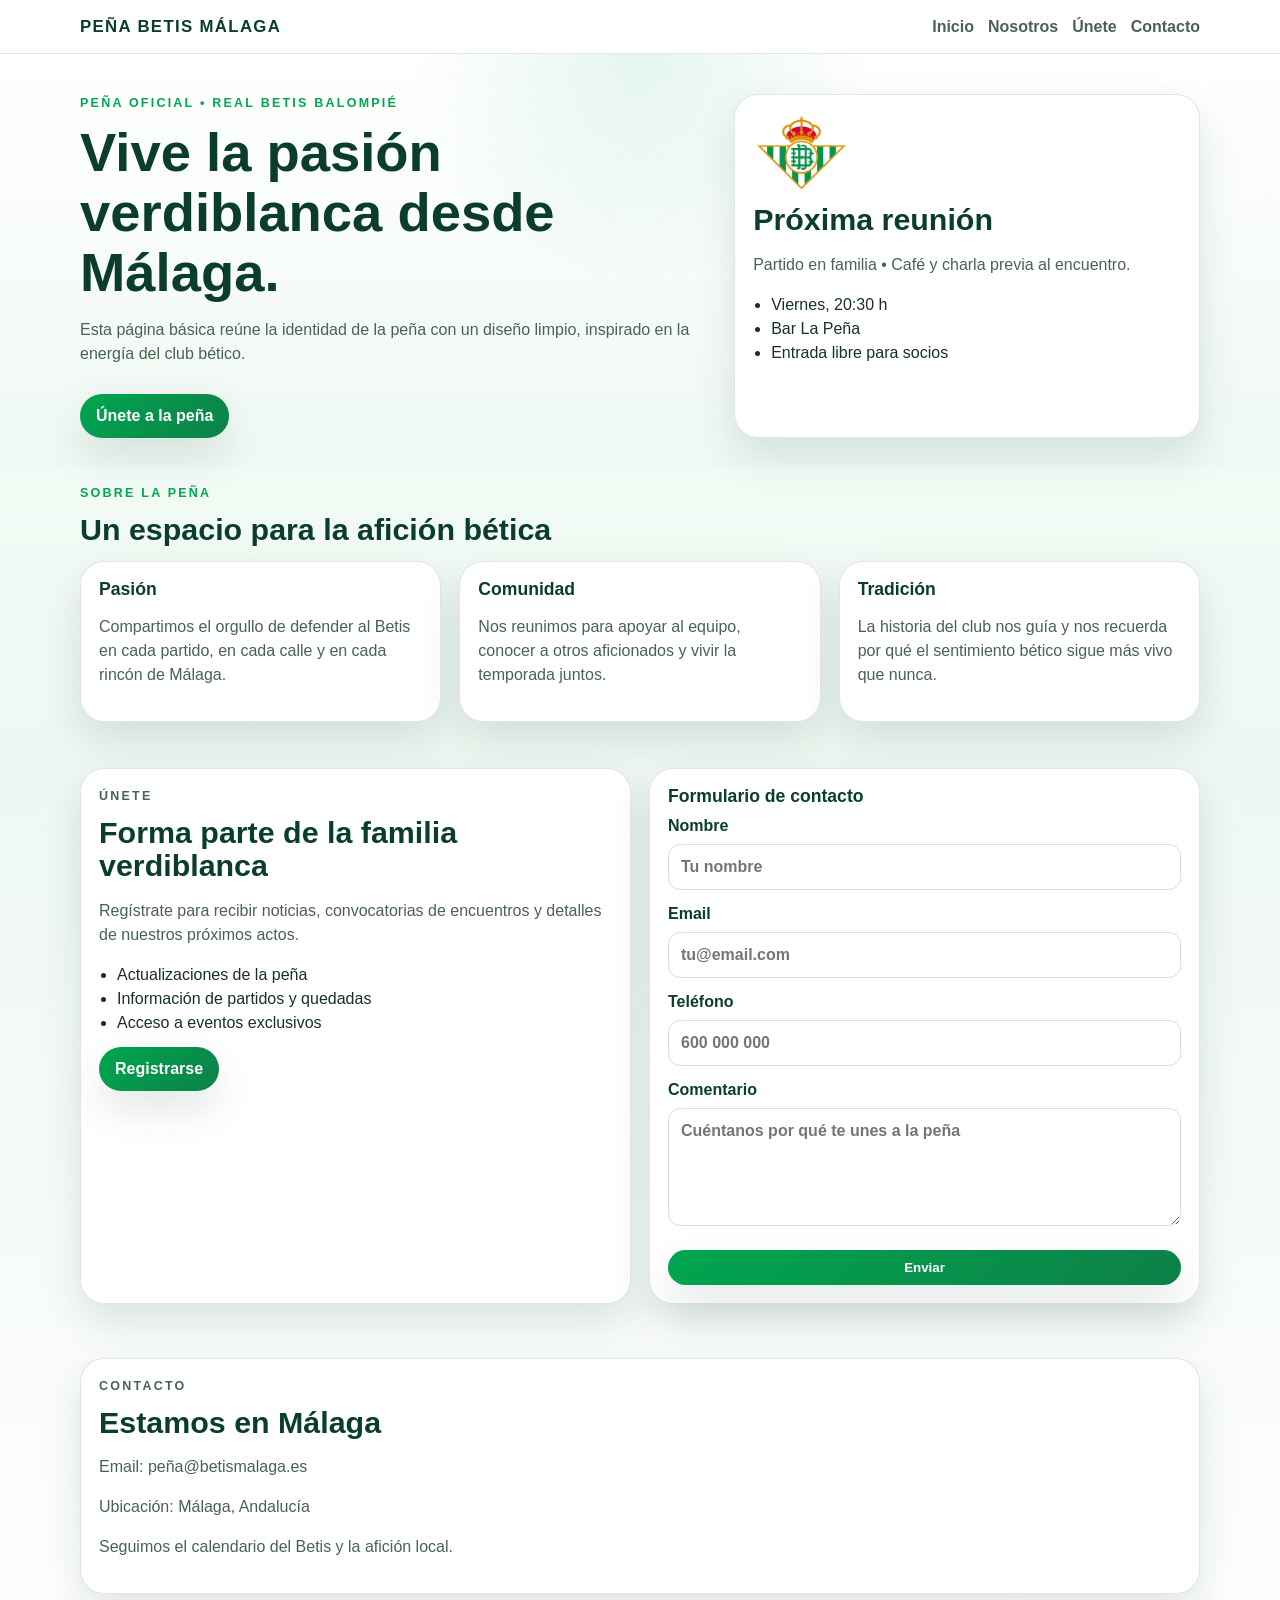
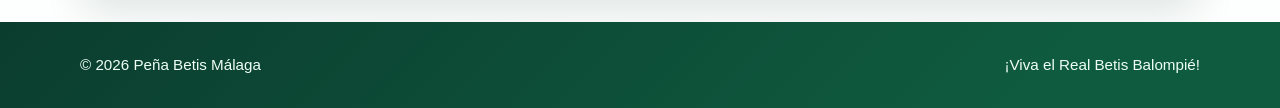
<file: index.html>
<!DOCTYPE html>
<html lang="es">
  <head>
    <meta charset="UTF-8" />
    <meta name="viewport" content="width=device-width, initial-scale=1.0" />
    <title>Peña Betis Málaga</title>
    <meta name="description" content="Una web básica para la peña del Real Betis Balompié en Málaga." />
    <link rel="stylesheet" href="styles.css" />
  </head>
  <body>
    <header class="site-header">
      <div class="wrap nav-bar">
        <a class="brand" href="#inicio">Peña Betis Málaga</a>
        <nav class="nav-links">
          <a href="#inicio">Inicio</a>
          <a href="#nosotros">Nosotros</a>
          <a href="https://t.co/wYWbbO3Bao" target="_blank" rel="noopener noreferrer">Únete</a>
          <a href="#contacto">Contacto</a>
        </nav>
      </div>
    </header>

    <main>
      <section class="hero" id="inicio">
        <div class="wrap hero-grid">
          <article>
            <p class="eyebrow">Peña oficial • Real Betis Balompié</p>
            <h1>Vive la pasión verdiblanca desde Málaga.</h1>
            <p class="lede">
              Esta página básica reúne la identidad de la peña con un diseño limpio, inspirado en la
              energía del club bético.
            </p>
            <a class="btn" href="https://t.co/wYWbbO3Bao" target="_blank" rel="noopener noreferrer">Únete a la peña</a>
          </article>

          <aside class="hero-card">
            <img src="images/logo_betis.jpeg" alt="Escudo del Real Betis" class="club-mark" />
            <h2>Próxima reunión</h2>
            <p>Partido en familia • Café y charla previa al encuentro.</p>
            <ul class="mini-list">
              <li>Viernes, 20:30 h</li>
              <li>Bar La Peña</li>
              <li>Entrada libre para socios</li>
            </ul>
          </aside>
        </div>
      </section>

      <section class="section" id="nosotros">
        <div class="wrap">
          <div class="section-heading">
            <p class="eyebrow">Sobre la peña</p>
            <h2>Un espacio para la afición bética</h2>
          </div>
          <div class="cards three-up">
            <article class="card">
              <h3>Pasión</h3>
              <p>Compartimos el orgullo de defender al Betis en cada partido, en cada calle y en cada rincón de Málaga.</p>
            </article>
            <article class="card">
              <h3>Comunidad</h3>
              <p>Nos reunimos para apoyar al equipo, conocer a otros aficionados y vivir la temporada juntos.</p>
            </article>
            <article class="card">
              <h3>Tradición</h3>
              <p>La historia del club nos guía y nos recuerda por qué el sentimiento bético sigue más vivo que nunca.</p>
            </article>
          </div>
        </div>
      </section>

      <section class="section alt" id="registro">
        <div class="wrap grid-2">
          <article class="card large-card">
            <p class="eyebrow">Únete</p>
            <h2>Forma parte de la familia verdiblanca</h2>
            <p>
              Regístrate para recibir noticias, convocatorias de encuentros y detalles de nuestros próximos actos.
            </p>
            <ul class="check-list">
              <li>Actualizaciones de la peña</li>
              <li>Información de partidos y quedadas</li>
              <li>Acceso a eventos exclusivos</li>
            </ul>
            <a class="btn" href="https://t.co/wYWbbO3Bao" target="_blank" rel="noopener noreferrer">Registrarse</a>
          </article>

          <article class="form-card">
            <h3>Formulario de contacto</h3>
            <form class="form-grid">
              <label>
                Nombre
                <input type="text" placeholder="Tu nombre" />
              </label>
              <label>
                Email
                <input type="email" placeholder="tu@email.com" />
              </label>
              <label>
                Teléfono
                <input type="tel" placeholder="600 000 000" />
              </label>
              <label>
                Comentario
                <textarea rows="4" placeholder="Cuéntanos por qué te unes a la peña"></textarea>
              </label>
              <button class="btn btn-full" type="submit">Enviar</button>
            </form>
          </article>
        </div>
      </section>

      <section class="section" id="contacto">
        <div class="wrap">
          <article class="card contact-card">
            <p class="eyebrow">Contacto</p>
            <h2>Estamos en Málaga</h2>
            <p>Email: peña@betismalaga.es</p>
            <p>Ubicación: Málaga, Andalucía</p>
            <p>Seguimos el calendario del Betis y la afición local.</p>
          </article>
        </div>
      </section>
    </main>

    <footer class="site-footer">
      <div class="wrap footer-row">
        <p>© 2026 Peña Betis Málaga</p>
        <p>¡Viva el Real Betis Balompié!</p>
      </div>
    </footer>
  </body>
</html>
</file>
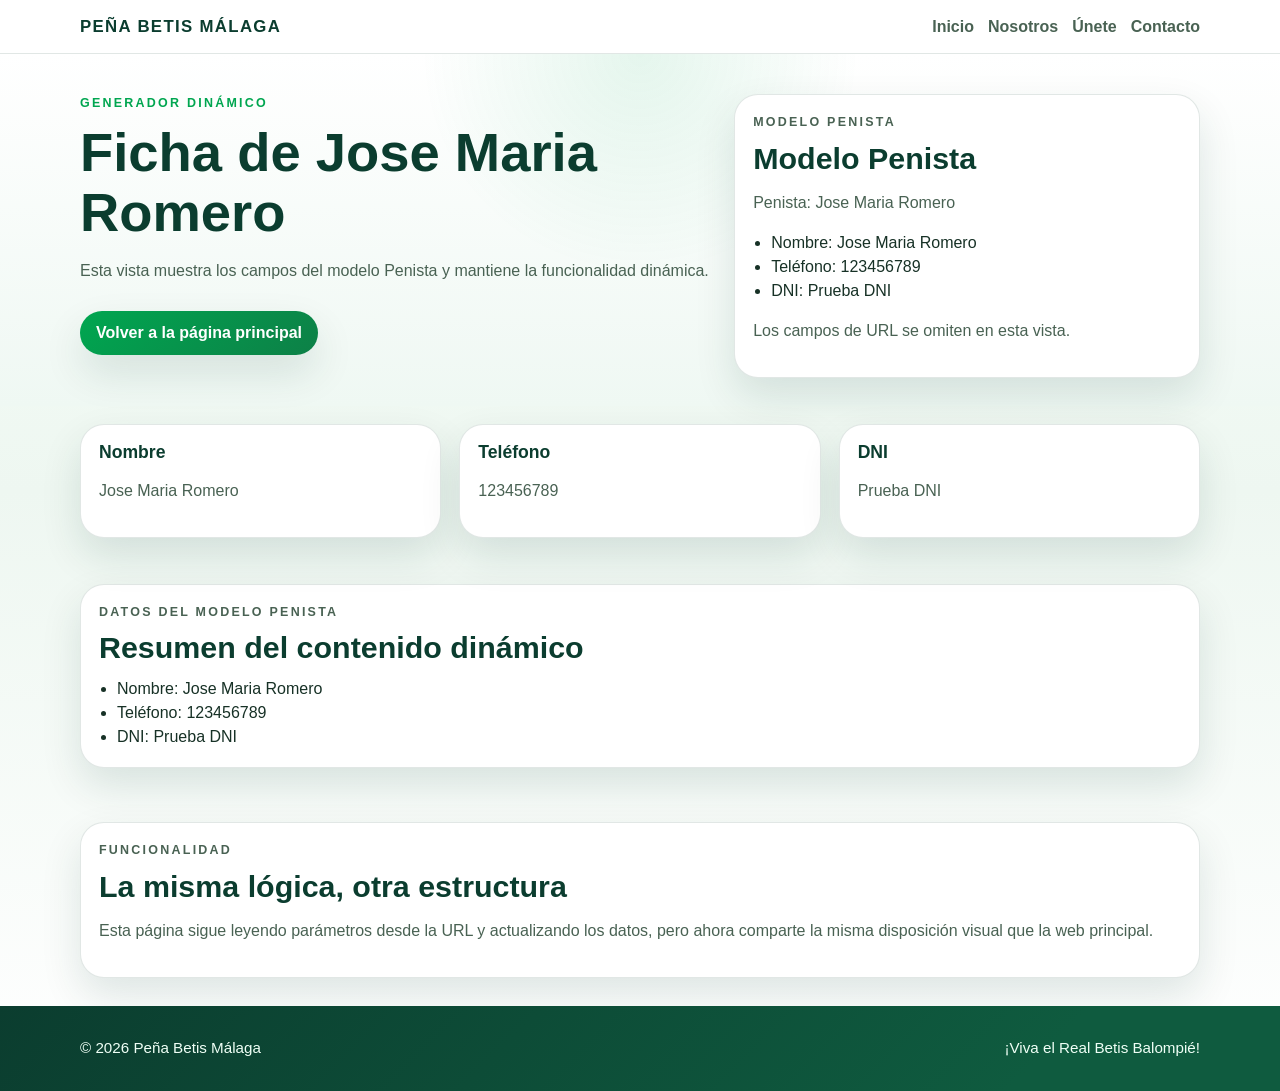
<file: generador.html>
<!DOCTYPE html>
<html lang="es">
  <head>
    <meta charset="UTF-8" />
    <meta name="viewport" content="width=device-width, initial-scale=1.0" />
    <title>Generador dinámico de la Peña</title>
    <meta name="description" content="Página dinámica de la peña con datos leídos desde la URL." />
    <link rel="stylesheet" href="styles.css" />
  </head>
  <body>
    <header class="site-header">
      <div class="wrap nav-bar">
        <a class="brand" href="index.html">Peña Betis Málaga</a>
        <nav class="nav-links">
          <a href="index.html#inicio">Inicio</a>
          <a href="index.html#nosotros">Nosotros</a>
          <a href="https://t.co/wYWbbO3Bao" target="_blank" rel="noopener noreferrer">Únete</a>
          <a href="index.html#contacto">Contacto</a>
        </nav>
      </div>
    </header>

    <main>
      <section class="hero" id="inicio">
        <div class="wrap hero-grid">
          <article>
            <p class="eyebrow">Generador dinámico</p>
            <h1 id="title">Ficha de la peña</h1>
            <p class="lede" id="subtitle">Esta vista lee los datos desde la URL y mantiene la misma funcionalidad.</p>
            <a class="btn" href="index.html">Volver a la página principal</a>
          </article>

          <aside class="hero-card">
            <p class="eyebrow">Modelo Penista</p>
            <h2 id="badge">Modelo Penista</h2>
            <p id="resumenValue">Penista: —</p>
            <ul class="mini-list">
              <li id="nombreValue">Nombre: —</li>
              <li id="telefonoValue">Teléfono: —</li>
              <li id="dniValue">DNI: —</li>
            </ul>
            <p id="observacionesValue">Los campos de URL se omiten en esta vista.</p>
          </aside>
        </div>
      </section>

      <section class="section" id="nosotros">
        <div class="wrap">
          <div class="cards three-up">
            <article class="card">
              <h3>Nombre</h3>
              <p id="cardNombre">—</p>
            </article>
            <article class="card">
              <h3>Teléfono</h3>
              <p id="cardTelefono">—</p>
            </article>
            <article class="card">
              <h3>DNI</h3>
              <p id="cardDni">—</p>
            </article>
          </div>
        </div>
      </section>

      <section class="section alt" id="registro">
        <div class="wrap">
          <article class="card">
            <p class="eyebrow">Datos del modelo Penista</p>
            <h2>Resumen del contenido dinámico</h2>
            <ul class="mini-list" id="penistaCards"></ul>
          </article>
        </div>
      </section>

      <section class="section" id="contacto">
        <div class="wrap">
          <article class="card">
            <p class="eyebrow">Funcionalidad</p>
            <h2>La misma lógica, otra estructura</h2>
            <p>Esta página sigue leyendo parámetros desde la URL y actualizando los datos, pero ahora comparte la misma disposición visual que la web principal.</p>
          </article>
        </div>
      </section>
    </main>

    <footer class="site-footer">
      <div class="wrap footer-row">
        <p>© 2026 Peña Betis Málaga</p>
        <p>¡Viva el Real Betis Balompié!</p>
      </div>
    </footer>

    <script>
      const params = new URLSearchParams(window.location.search);

      const penista = {
        nombre: params.get('nombre') || 'Jose Maria Romero',
        telefono: params.get('telefono') || '123456789',
        dni: params.get('dni') || 'Prueba DNI',
      };

      document.getElementById('title').textContent = `Ficha de ${penista.nombre}`;
      document.getElementById('subtitle').textContent = 'Esta vista muestra los campos del modelo Penista y mantiene la funcionalidad dinámica.';

      document.getElementById('nombreValue').textContent = `Nombre: ${penista.nombre}`;
      document.getElementById('telefonoValue').textContent = `Teléfono: ${penista.telefono}`;
      document.getElementById('dniValue').textContent = `DNI: ${penista.dni}`;

      document.getElementById('cardNombre').textContent = penista.nombre;
      document.getElementById('cardTelefono').textContent = penista.telefono;
      document.getElementById('cardDni').textContent = penista.dni;

      document.getElementById('resumenValue').textContent = `Penista: ${penista.nombre}`;
      document.getElementById('observacionesValue').textContent = 'Los campos de URL se omiten en esta vista.';

      const cards = document.getElementById('penistaCards');
      cards.innerHTML = '';

      const fields = [
        ['Nombre', penista.nombre],
        ['Teléfono', penista.telefono],
        ['DNI', penista.dni],
      ];

      fields.forEach(([label, value]) => {
        const item = document.createElement('li');
        item.textContent = `${label}: ${value}`;
        cards.appendChild(item);
      });

      document.getElementById('badge').textContent = 'Modelo Penista';
    </script>
  </body>
</html>
</file>
<file: styles.css>
:root {
  color-scheme: light;
  --green: #00a650;
  --green-dark: #0b3d2f;
  --green-soft: #eafaf2;
  --text: #173126;
  --muted: #496253;
  --surface: #ffffff;
  --border: rgba(11, 61, 47, 0.12);
  --shadow: 0 18px 40px rgba(11, 61, 47, 0.12);
  font-family: Arial, Helvetica, sans-serif;
}

* { box-sizing: border-box; }

html { scroll-behavior: smooth; }

body {
  margin: 0;
  min-height: 100vh;
  background: linear-gradient(180deg, #f8fff9 0%, #eef7f1 45%, #ffffff 100%);
  color: var(--text);
  line-height: 1.5;
}

img { display: block; max-width: 100%; }

a { color: inherit; text-decoration: none; }

.wrap {
  width: min(1120px, calc(100% - 24px));
  margin: 0 auto;
}

.site-header {
  position: sticky;
  top: 0;
  z-index: 10;
  background: rgba(255, 255, 255, 0.92);
  border-bottom: 1px solid var(--border);
  backdrop-filter: blur(8px);
}

.nav-bar {
  display: flex;
  align-items: center;
  justify-content: space-between;
  gap: 16px;
  padding: 14px 0;
}

.brand {
  font-size: 1.05rem;
  font-weight: 800;
  letter-spacing: 0.08em;
  text-transform: uppercase;
  color: var(--green-dark);
}

.nav-links {
  display: flex;
  flex-wrap: wrap;
  justify-content: flex-end;
  gap: 14px;
  color: var(--muted);
  font-weight: 600;
}

.hero {
  padding: 40px 0 28px;
  background:
    radial-gradient(circle at top, rgba(0, 166, 80, 0.10), transparent 30%),
    linear-gradient(180deg, #ffffff 0%, #eff8f3 100%);
}

.hero-grid {
  display: grid;
  grid-template-columns: 1.15fr 0.85fr;
  gap: 24px;
  align-items: stretch;
}

.eyebrow {
  margin: 0 0 10px;
  color: var(--green);
  text-transform: uppercase;
  letter-spacing: 0.18em;
  font-size: 0.78rem;
  font-weight: 800;
}

h1, h2, h3 {
  line-height: 1.1;
  color: var(--green-dark);
}

h1 {
  margin: 0 0 12px;
  font-size: clamp(2rem, 5vw, 3.4rem);
}

h2 {
  margin: 0 0 8px;
  font-size: clamp(1.35rem, 4vw, 1.9rem);
}

h3 {
  margin: 0 0 8px;
  font-size: 1.1rem;
}

.lede, .card p, .contact-card p, .hero-card p, .large-card p {
  color: var(--muted);
}

.btn {
  display: inline-block;
  margin-top: 12px;
  padding: 10px 16px;
  border-radius: 999px;
  background: linear-gradient(135deg, var(--green), #0d8047);
  color: #fff;
  font-weight: 700;
  box-shadow: var(--shadow);
}

.btn-full { width: 100%; text-align: center; border: none; cursor: pointer; }

.hero-card,
.card,
.form-card {
  background: var(--surface);
  border: 1px solid var(--border);
  border-radius: 24px;
  box-shadow: var(--shadow);
}

.hero-card {
  padding: 18px;
}

.club-mark {
  width: 96px;
  border-radius: 18px;
  margin-bottom: 10px;
}

.mini-list,
.check-list {
  margin: 12px 0 0;
  padding-left: 18px;
  color: var(--text);
}

.section {
  padding: 18px 0 28px;
}

.section.alt {
  padding-bottom: 36px;
}

.section-heading {
  margin-bottom: 14px;
}

.cards {
  display: grid;
  gap: 18px;
}

.cards.three-up {
  grid-template-columns: repeat(3, 1fr);
}

.card {
  padding: 18px;
}

.grid-2 {
  display: grid;
  grid-template-columns: 1fr 1fr;
  gap: 18px;
}

.large-card {
  padding: 18px;
}

.form-card {
  padding: 18px;
}

.form-grid {
  display: grid;
  gap: 12px;
}

.form-grid label {
  display: grid;
  gap: 6px;
  font-weight: 700;
  color: var(--green-dark);
}

.form-grid input,
.form-grid textarea {
  width: 100%;
  border: 1px solid #cfe5d8;
  border-radius: 12px;
  padding: 10px 12px;
  font: inherit;
  color: var(--text);
  background: #fff;
}

.form-grid textarea { resize: vertical; }

.site-footer {
  background: linear-gradient(135deg, var(--green-dark), #0f5b3f 80%);
  color: #effff6;
}

.footer-row {
  display: flex;
  justify-content: space-between;
  gap: 12px;
  align-items: center;
  padding: 16px 0;
  font-size: 0.95rem;
}

@media (max-width: 920px) {
  .hero-grid,
  .grid-2,
  .cards.three-up {
    grid-template-columns: 1fr;
  }
}

@media (max-width: 680px) {
  .nav-bar,
  .footer-row {
    flex-direction: column;
    align-items: flex-start;
  }

  .nav-links {
    gap: 10px;
  }
}
</file>
